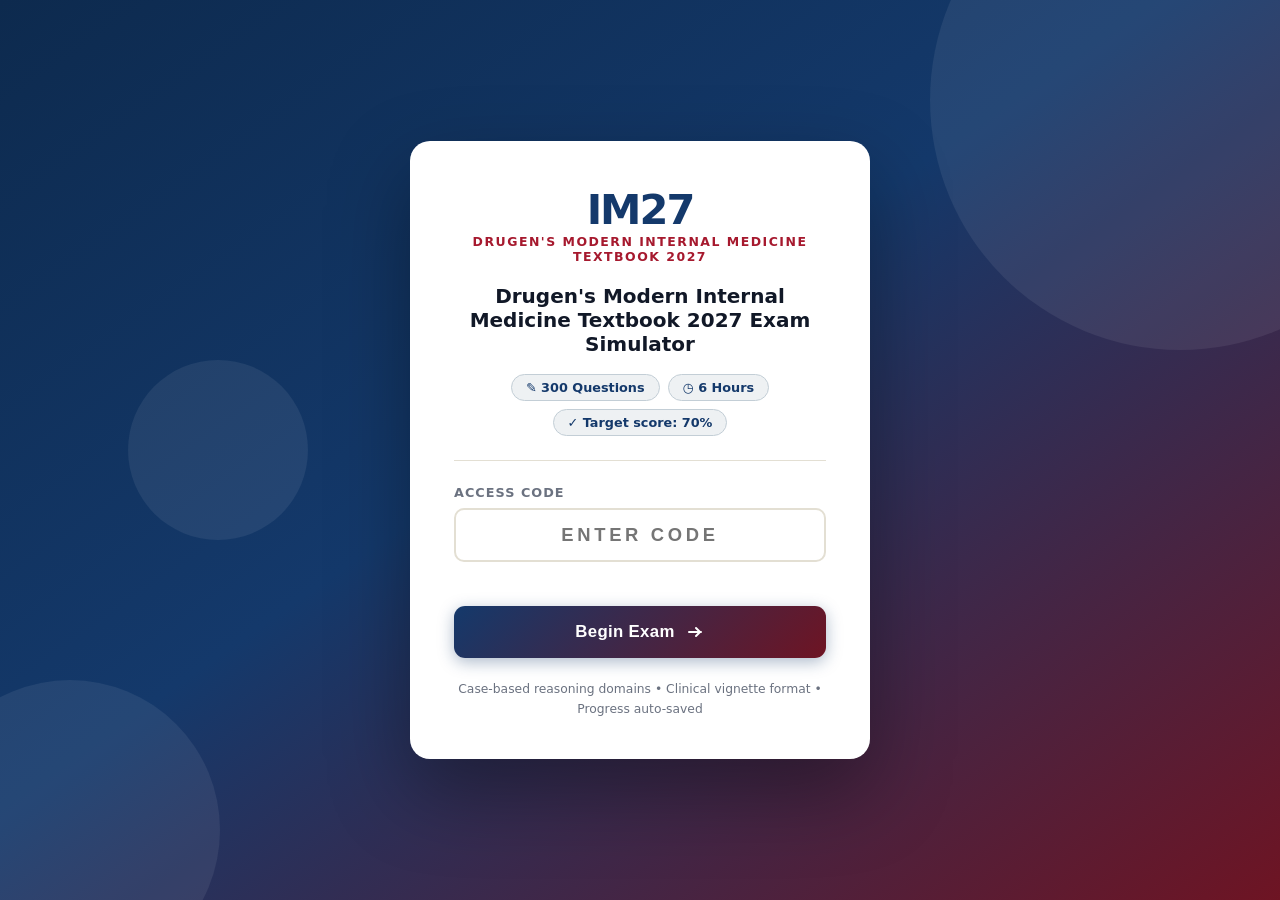
<file: index.html>
<!DOCTYPE html>
<html lang="en">
<head>
  <meta charset="UTF-8" />
  <meta name="viewport" content="width=device-width, initial-scale=1.0" />
  <title>Drugen's Modern Internal Medicine Textbook 2027 - Exam Simulator</title>
  <link rel="stylesheet" href="style.css?v=1" />
</head>
<body>

<!-- ── Access Gate ──────────────────────────────────────────────────────── -->
<div id="access-gate">
  <div class="gate-bg-shapes">
    <div class="shape shape-1"></div>
    <div class="shape shape-2"></div>
    <div class="shape shape-3"></div>
  </div>
  <div class="gate-card">
    <div class="gate-logo">
      <div class="logo-badge">IM27</div>
      <div class="logo-sub">Drugen's Modern Internal Medicine Textbook 2027</div>
    </div>

    <div class="gate-title">Drugen's Modern Internal Medicine Textbook 2027 Exam Simulator</div>
    <div class="gate-meta-row">
      <div class="gate-chip">&#9998; 300 Questions</div>
      <div class="gate-chip">&#9719; 6 Hours</div>
      <div class="gate-chip">&#10003; Target score: 70%</div>
    </div>

    <div class="gate-divider"></div>

    <label for="access-code-input">Access Code</label>
    <div class="input-wrap">
      <input
        type="text"
        id="access-code-input"
        placeholder="Enter code"
        maxlength="20"
        autocomplete="off"
        spellcheck="false"
      />
    </div>
    <div class="error-msg" id="gate-error"></div>
    <button class="btn-start" id="gate-submit">
      <span>Begin Exam</span>
      <svg width="20" height="20" viewBox="0 0 20 20" fill="none"><path d="M4 10h12M11 6l4 4-4 4" stroke="currentColor" stroke-width="2" stroke-linecap="round" stroke-linejoin="round"/></svg>
    </button>

    <div class="gate-footer">
      Case-based reasoning domains &bull; Clinical vignette format &bull; Progress auto-saved
    </div>
  </div>
</div>

<!-- ── Exam App ─────────────────────────────────────────────────────────── -->
<div id="exam-app">

  <!-- Header -->
  <header class="exam-header">
    <div class="brand">
      <span class="brand-ne">Drugen's Modern Internal Medicine Textbook 2027</span>
      <span class="brand-label">Simulator</span>
    </div>

    <div class="header-center">
      <div class="progress-info">
        <span id="progress-text">0 of 300 answered</span>
      </div>
    </div>

    <div class="timer-block" id="timer-block">
      <div class="timer-icon">&#9716;</div>
      <div>
        <div class="timer-label">Time Left</div>
        <div class="timer-value" id="timer-value">06:00:00</div>
      </div>
    </div>

    <button class="btn-submit-header" id="btn-submit-header">&#10003; Submit</button>

    <button class="btn-map-toggle" id="btn-map-toggle" title="Question Map">
      <svg width="18" height="18" viewBox="0 0 18 18" fill="none"><rect x="1" y="1" width="4" height="4" rx="1" fill="currentColor"/><rect x="7" y="1" width="4" height="4" rx="1" fill="currentColor"/><rect x="13" y="1" width="4" height="4" rx="1" fill="currentColor"/><rect x="1" y="7" width="4" height="4" rx="1" fill="currentColor"/><rect x="7" y="7" width="4" height="4" rx="1" fill="currentColor"/><rect x="13" y="7" width="4" height="4" rx="1" fill="currentColor"/><rect x="1" y="13" width="4" height="4" rx="1" fill="currentColor"/><rect x="7" y="13" width="4" height="4" rx="1" fill="currentColor"/><rect x="13" y="13" width="4" height="4" rx="1" fill="currentColor"/></svg>
      Map
    </button>
  </header>

  <!-- Mobile Question Map Overlay -->
  <div id="mobile-map-overlay">
    <div id="mobile-map-panel">
      <div class="mobile-map-header">
        <span>Question Navigator</span>
        <button id="mobile-map-close">&#10005;</button>
      </div>
      <div class="legend-row" style="padding:0 16px 10px;">
        <div class="legend-item"><div class="legend-dot answered-d"></div> Answered</div>
        <div class="legend-item"><div class="legend-dot flagged-d"></div> Flagged</div>
        <div class="legend-item"><div class="legend-dot current-d"></div> Current</div>
        <div class="legend-item"><div class="legend-dot unanswered-d"></div> Unanswered</div>
      </div>
      <div class="q-grid" id="q-grid-mobile"></div>
      <button class="btn-submit-mobile" id="btn-submit-mobile">&#10003; Submit Exam</button>
    </div>
  </div>

  <!-- Progress bar -->
  <div class="progress-bar-wrap">
    <div class="progress-bar-fill" id="progress-fill" style="width:0%"></div>
  </div>

  <!-- Body -->
  <div class="exam-body">

    <!-- Question Card -->
    <div class="question-card">
      <div class="q-meta">
        <div class="q-num" id="q-num-label">Question 1 of 300</div>
        <div class="q-meta-right">
          <span class="domain-badge" id="domain-badge">Domain</span>
          <button class="flag-btn" id="flag-btn" title="Flag for review">
            <svg width="16" height="16" viewBox="0 0 16 16" fill="none"><path d="M3 2v12M3 2h8l-2 4 2 4H3" stroke="currentColor" stroke-width="1.5" stroke-linecap="round" stroke-linejoin="round"/></svg>
            <span id="flag-label">Flag</span>
          </button>
        </div>
      </div>

      <div class="question-text" id="question-text">Loading...</div>

      <ul class="options-list" id="options-list"></ul>

      <div class="explanation-panel" id="explanation-panel"></div>

      <div class="q-nav">
        <button class="btn-nav btn-prev" id="btn-prev">
          <svg width="16" height="16" viewBox="0 0 16 16" fill="none"><path d="M10 3L5 8l5 5" stroke="currentColor" stroke-width="2" stroke-linecap="round" stroke-linejoin="round"/></svg>
          Previous
        </button>
        <button class="btn-nav btn-next" id="btn-next">
          Next
          <svg width="16" height="16" viewBox="0 0 16 16" fill="none"><path d="M6 3l5 5-5 5" stroke="currentColor" stroke-width="2" stroke-linecap="round" stroke-linejoin="round"/></svg>
        </button>
      </div>
    </div>

    <!-- Side Panel -->
    <aside class="side-panel">
      <div class="side-card">
        <h3>Progress</h3>
        <div class="stats-grid">
          <div class="stat-box answered-box">
            <div class="stat-num" id="stat-answered">0</div>
            <div class="stat-label">Answered</div>
          </div>
          <div class="stat-box flagged-box">
            <div class="stat-num" id="stat-flagged">0</div>
            <div class="stat-label">Flagged</div>
          </div>
          <div class="stat-box remaining-box">
            <div class="stat-num" id="stat-remaining">300</div>
            <div class="stat-label">Remaining</div>
          </div>
        </div>
      </div>

      <div class="side-card">
        <h3>Question Navigator</h3>
        <div class="legend-row">
          <div class="legend-item"><div class="legend-dot answered-d"></div> Answered</div>
          <div class="legend-item"><div class="legend-dot flagged-d"></div> Flagged</div>
          <div class="legend-item"><div class="legend-dot current-d"></div> Current</div>
          <div class="legend-item"><div class="legend-dot unanswered-d"></div> Unanswered</div>
        </div>
        <div class="q-grid" id="q-grid"></div>
      </div>

      <div class="side-card submit-card">
        <button class="btn-submit-side" id="btn-submit-exam">&#10003; Submit Exam</button>
        <div class="submit-note">All 300 questions must be answered</div>
      </div>

      <div class="side-card tips-card">
        <div class="tips-icon">&#128161;</div>
        <div class="tips-text">
          Flag questions to revisit. Navigate freely, your progress saves automatically.
        </div>
      </div>
    </aside>
  </div>
</div>

<!-- ── Submit Modal ──────────────────────────────────────────────────── -->
<div id="submit-modal-overlay">
  <div id="submit-modal">
    <div class="sm-icon" id="sm-icon"></div>
    <div class="sm-title" id="sm-title"></div>
    <div class="sm-body"  id="sm-body"></div>
    <div class="sm-actions" id="sm-actions"></div>
  </div>
</div>

<!-- ── Results Page ──────────────────────────────────────────────────────── -->
<div id="results-page">
  <div class="results-container">

    <div class="results-header">
      <div class="results-logo">IM27</div>
      <h1>Exam Complete</h1>
      <p id="res-timeout-msg" style="display:none;" class="timeout-msg">Time expired. Exam was auto-submitted.</p>
    </div>

    <div class="score-block">
      <div class="score-card score-main" id="res-status-card">
        <div class="sc-icon" id="res-icon">&#9733;</div>
        <div class="sc-value" id="res-status">...</div>
        <div class="sc-sub" id="res-sub">...</div>
      </div>
      <div class="score-card">
        <div class="sc-label">Score</div>
        <div class="sc-value" id="res-score">...</div>
        <div class="sc-sub">Questions correct</div>
      </div>
      <div class="score-card">
        <div class="sc-label">Percentage</div>
        <div class="sc-value" id="res-pct">...</div>
        <div class="sc-sub">Target score: 70%</div>
      </div>
    </div>

    <div class="domain-breakdown">
      <h2>&#9000; Performance by Domain</h2>
      <div id="domain-breakdown-rows"></div>
    </div>

    <div class="results-actions">
      <button class="btn-results secondary" id="btn-print">&#128438; Print Results</button>
      <button class="btn-results primary" id="btn-reset">&#8635; New Exam</button>
    </div>

    <div class="review-controls">
      <h2>Answer Review</h2>
      <div class="review-filter">
        <button class="filter-btn active" data-filter="all">All 300</button>
        <button class="filter-btn" data-filter="wrong">Wrong Only</button>
        <button class="filter-btn" data-filter="correct">Correct Only</button>
      </div>
    </div>
    <div id="review-list"></div>

  </div>
</div>

<script src="questions.js?v=1"></script>
<script src="app.js?v=1"></script>
</body>
</html>
</file>
<file: style.css>
/* Drugen's Modern Internal Medicine Textbook 2027 2026, Exam Simulator Styles */
*, *::before, *::after { box-sizing: border-box; margin: 0; padding: 0; }

:root {
  --crimson:    #14396B;
  --crimson-dk: #0D2A4E;
  --gold:       #A6192E;
  --gold-lt:    #D4894F;
  --teal:       #37607A;
  --green:      #059669;
  --red:        #DC2626;
  --white:      #FFFFFF;
  --bg:         #F6F3EC;
  --card-bg:    #FFFFFF;
  --border:     #E3DFD3;
  --text:       #111827;
  --muted:      #6B7280;
  --correct-bg:     #D1FAE5;
  --correct-border: #059669;
  --wrong-bg:       #FEE2E2;
  --wrong-border:   #DC2626;
  --selected-bg:    #EEF1F3;
  --selected-border:#14396B;
  --radius:     12px;
  --shadow:     0 2px 16px rgba(0,0,0,0.07);
}

body {
  font-family: 'Segoe UI', system-ui, -apple-system, sans-serif;
  background: var(--bg);
  color: var(--text);
  min-height: 100vh;
  font-size: 15px;
}

/* ── Access Gate ──────────────────────────────────────────────────── */
#access-gate {
  display: flex;
  align-items: center;
  justify-content: center;
  min-height: 100vh;
  background: linear-gradient(145deg, #0D2A4E 0%, #14396B 45%, #6E1423 100%);
  position: relative;
  overflow: hidden;
}

.gate-bg-shapes { position: absolute; inset: 0; pointer-events: none; }
.shape {
  position: absolute;
  border-radius: 50%;
  opacity: 0.07;
  background: white;
}
.shape-1 { width: 500px; height: 500px; top: -150px; right: -150px; }
.shape-2 { width: 300px; height: 300px; bottom: -80px; left: -80px; }
.shape-3 { width: 180px; height: 180px; top: 40%; left: 10%; }

.gate-card {
  position: relative;
  background: var(--white);
  border-radius: 20px;
  padding: 48px 44px 40px;
  max-width: 460px;
  width: 90%;
  box-shadow: 0 32px 80px rgba(0,0,0,0.35);
}

.gate-logo { text-align: center; margin-bottom: 20px; }

.logo-badge {
  display: inline-block;
  font-size: 2.6rem;
  font-weight: 900;
  color: var(--crimson);
  letter-spacing: -2px;
  line-height: 1;
}
.logo-badge span { color: var(--gold); }

.logo-sub {
  font-size: 0.78rem;
  font-weight: 600;
  color: var(--gold);
  text-transform: uppercase;
  letter-spacing: 0.12em;
  margin-top: 4px;
}

.gate-title {
  font-size: 1.25rem;
  font-weight: 700;
  color: var(--text);
  text-align: center;
  margin-bottom: 18px;
}

.gate-meta-row {
  display: flex;
  gap: 8px;
  justify-content: center;
  flex-wrap: wrap;
  margin-bottom: 24px;
}

.gate-chip {
  padding: 5px 14px;
  border-radius: 20px;
  background: #EEF1F3;
  color: var(--crimson);
  font-size: 0.8rem;
  font-weight: 700;
  border: 1.5px solid #C3CED6;
}

.gate-divider { height: 1px; background: var(--border); margin-bottom: 24px; }

.gate-card label {
  display: block;
  font-size: 0.8rem;
  font-weight: 700;
  color: var(--muted);
  text-transform: uppercase;
  letter-spacing: 0.08em;
  margin-bottom: 8px;
}

.input-wrap { position: relative; margin-bottom: 6px; }

.input-wrap input {
  width: 100%;
  padding: 14px 20px;
  border: 2px solid var(--border);
  border-radius: 10px;
  font-size: 1.15rem;
  font-weight: 700;
  letter-spacing: 0.2em;
  text-align: center;
  text-transform: uppercase;
  outline: none;
  transition: border-color 0.2s, box-shadow 0.2s;
  color: var(--crimson);
}
.input-wrap input:focus {
  border-color: var(--crimson);
  box-shadow: 0 0 0 3px rgba(20,57,107,0.12);
}

.error-msg {
  color: var(--red);
  font-size: 0.85rem;
  text-align: center;
  min-height: 22px;
  margin-bottom: 4px;
}

.btn-start {
  display: flex;
  align-items: center;
  justify-content: center;
  gap: 10px;
  width: 100%;
  padding: 16px;
  background: linear-gradient(135deg, var(--crimson) 0%, #6E1423 100%);
  color: var(--white);
  border: none;
  border-radius: 11px;
  font-size: 1.05rem;
  font-weight: 800;
  cursor: pointer;
  margin-top: 16px;
  transition: transform 0.15s, box-shadow 0.15s;
  letter-spacing: 0.02em;
  box-shadow: 0 4px 16px rgba(20,57,107,0.35);
}
.btn-start:hover { transform: translateY(-1px); box-shadow: 0 6px 20px rgba(20,57,107,0.45); }
.btn-start:active { transform: scale(0.98); }

.gate-footer {
  margin-top: 22px;
  text-align: center;
  font-size: 0.77rem;
  color: var(--muted);
  line-height: 1.6;
}

/* ── Main Exam Layout ─────────────────────────────────────────── */
#exam-app { display: none; min-height: 100vh; }

.exam-header {
  background: var(--crimson);
  color: var(--white);
  padding: 0 24px;
  height: 58px;
  display: flex;
  align-items: center;
  justify-content: space-between;
  position: sticky;
  top: 0;
  z-index: 100;
  box-shadow: 0 2px 12px rgba(0,0,0,0.25);
}

.brand {
  display: flex;
  align-items: baseline;
  gap: 2px;
  font-weight: 900;
  font-size: 1.25rem;
  letter-spacing: -0.5px;
}
.brand-ne { color: white; }
.brand-dot { color: var(--gold-lt); }
.brand-bc { color: var(--gold-lt); }
.brand-label {
  font-size: 0.72rem;
  font-weight: 600;
  color: rgba(255,255,255,0.55);
  letter-spacing: 0.06em;
  text-transform: uppercase;
  margin-left: 8px;
  align-self: center;
}

.header-center { flex: 1; text-align: center; }
.progress-info { font-size: 0.82rem; font-weight: 600; color: rgba(255,255,255,0.7); }

.timer-block {
  display: flex;
  align-items: center;
  gap: 8px;
  background: rgba(255,255,255,0.1);
  border: 1px solid rgba(255,255,255,0.18);
  border-radius: 9px;
  padding: 6px 14px;
}

.timer-icon { font-size: 1rem; opacity: 0.7; }
.timer-label { font-size: 0.65rem; font-weight: 700; color: rgba(255,255,255,0.6); text-transform: uppercase; letter-spacing: 0.06em; line-height: 1; }
.timer-value { font-size: 1.2rem; font-weight: 900; font-variant-numeric: tabular-nums; line-height: 1.2; }
.timer-value.warning { color: #FCD34D; }
.timer-value.critical { color: #FCA5A5; animation: pulse 1s infinite; }

@keyframes pulse { 0%,100%{ opacity:1; } 50%{ opacity:0.4; } }

.progress-bar-wrap { background: rgba(0,0,0,0.08); height: 5px; }
.progress-bar-fill {
  height: 5px;
  background: linear-gradient(90deg, var(--gold), var(--gold-lt));
  transition: width 0.4s ease;
}

.exam-body {
  display: grid;
  grid-template-columns: 1fr 280px;
  gap: 0;
  max-width: 1160px;
  margin: 0 auto;
  padding: 24px 16px;
  align-items: start;
}

.question-card {
  background: var(--card-bg);
  border-radius: var(--radius);
  padding: 34px 38px;
  box-shadow: var(--shadow);
  margin-right: 20px;
  border: 1px solid var(--border);
}

.q-meta {
  display: flex;
  align-items: center;
  justify-content: space-between;
  margin-bottom: 22px;
}

.q-num {
  font-size: 0.8rem;
  font-weight: 700;
  color: var(--muted);
  text-transform: uppercase;
  letter-spacing: 0.06em;
}

.q-meta-right { display: flex; align-items: center; gap: 10px; }

.domain-badge {
  font-size: 0.72rem;
  font-weight: 800;
  padding: 4px 12px;
  border-radius: 20px;
  color: white;
  text-transform: uppercase;
  letter-spacing: 0.06em;
}

/* Drugen's Modern Internal Medicine Textbook 2027 domain badge colors */
.domain-badge.clinical_reasoning   { background: #22304A; }
.domain-badge.biostatistics        { background: #7B0D1E; }
.domain-badge.prevention           { background: #0E4D57; }
.domain-badge.nutrition            { background: #B5651D; }
.domain-badge.ethics_safety        { background: #5B1E8A; }
.domain-badge.hypertension_lipids  { background: #14396B; }
.domain-badge.ischemic_heart       { background: #2D6A4F; }
.domain-badge.heart_failure        { background: #6B4423; }
.domain-badge.arrhythmia_valve     { background: #8B1A1A; }
.domain-badge.vascular_vte         { background: #4A2545; }
.domain-badge.airway_disease       { background: #0A7E8C; }
.domain-badge.pulmonary            { background: #1F4D3D; }
.domain-badge.critical_care        { background: #263845; }
.domain-badge.kidney               { background: #A6192E; }
.domain-badge.electrolytes         { background: #24445C; }
.domain-badge.gi_luminal           { background: #C47A00; }
.domain-badge.hepatobiliary        { background: #8B5FBF; }
.domain-badge.diabetes             { background: #16202F; }
.domain-badge.endocrine            { background: #22304A; }
.domain-badge.hematology           { background: #7B0D1E; }
.domain-badge.oncology             { background: #0E4D57; }
.domain-badge.infection            { background: #B5651D; }
.domain-badge.hiv_stis             { background: #5B1E8A; }
.domain-badge.rheumatology         { background: #14396B; }
.domain-badge.allergy_derm         { background: #2D6A4F; }
.domain-badge.neurology_acute      { background: #6B4423; }
.domain-badge.neuro_psych          { background: #8B1A1A; }
.domain-badge.geriatrics           { background: #4A2545; }
.domain-badge.womens_health        { background: #0A7E8C; }
.domain-badge.perioperative        { background: #1F4D3D; }
.domain-badge.toxicology           { background: #263845; }
.domain-badge.capstone             { background: #A6192E; }

.flag-btn {
  display: flex;
  align-items: center;
  gap: 5px;
  background: var(--bg);
  border: 1.5px solid var(--border);
  border-radius: 8px;
  font-size: 0.78rem;
  font-weight: 600;
  color: var(--muted);
  padding: 5px 10px;
  cursor: pointer;
  transition: all 0.18s;
}
.flag-btn:hover { border-color: var(--gold); color: #92400E; background: #FFFBEB; }
.flag-btn.flagged { background: #FEF3C7; border-color: #F59E0B; color: #92400E; }

.question-text {
  font-size: 1.04rem;
  font-weight: 600;
  line-height: 1.7;
  color: var(--text);
  margin-bottom: 28px;
}

.options-list { list-style: none; display: flex; flex-direction: column; gap: 10px; }

.option-item {
  display: flex;
  align-items: center;
  gap: 14px;
  padding: 14px 18px;
  border: 2px solid var(--border);
  border-radius: 10px;
  cursor: pointer;
  transition: all 0.15s;
  background: var(--card-bg);
}

.option-item:hover:not(.disabled) {
  border-color: var(--crimson);
  background: #EEF1F3;
  transform: translateX(2px);
}

.option-item.selected { border-color: var(--selected-border); background: var(--selected-bg); }
.option-item.correct  { border-color: var(--correct-border); background: var(--correct-bg); }
.option-item.wrong    { border-color: var(--wrong-border); background: var(--wrong-bg); }
.option-item.disabled { cursor: default; pointer-events: none; transform: none; }

.option-letter {
  flex-shrink: 0;
  width: 30px;
  height: 30px;
  border-radius: 50%;
  border: 2px solid var(--border);
  display: flex;
  align-items: center;
  justify-content: center;
  font-size: 0.82rem;
  font-weight: 800;
  color: var(--muted);
  background: var(--bg);
  transition: all 0.15s;
}

.option-item.selected .option-letter { background: var(--crimson); border-color: var(--crimson); color: white; }
.option-item.correct  .option-letter { background: var(--correct-border); border-color: var(--correct-border); color: white; }
.option-item.wrong    .option-letter { background: var(--red); border-color: var(--red); color: white; }

.option-text { font-size: 0.96rem; line-height: 1.55; }

.option-check { margin-left: auto; flex-shrink: 0; font-size: 1.1rem; display: none; }
.option-item.correct .option-check { display: block; color: var(--correct-border); }
.option-item.wrong   .option-check { display: block; color: var(--red); }

.explanation-panel {
  display: none;
  margin-top: 22px;
  padding: 18px 22px;
  background: linear-gradient(135deg, #F0FDF4 0%, #ECFDF5 100%);
  border: 1.5px solid #6EE7B7;
  border-radius: 10px;
  font-size: 0.93rem;
  line-height: 1.7;
  color: #065F46;
}
.explanation-panel.show { display: block; }
.explanation-panel .exp-label {
  display: flex;
  align-items: center;
  gap: 6px;
  font-weight: 800;
  color: #047857;
  margin-bottom: 6px;
  font-size: 0.85rem;
  text-transform: uppercase;
  letter-spacing: 0.05em;
}

.q-nav {
  display: flex;
  align-items: center;
  justify-content: space-between;
  margin-top: 30px;
  gap: 12px;
}

.btn-nav {
  display: flex;
  align-items: center;
  gap: 6px;
  padding: 10px 22px;
  border-radius: 9px;
  border: 2px solid var(--border);
  background: var(--card-bg);
  color: var(--crimson);
  font-size: 0.9rem;
  font-weight: 700;
  cursor: pointer;
  transition: all 0.15s;
}
.btn-nav:hover { border-color: var(--crimson); background: #EEF1F3; }
.btn-nav:disabled { opacity: 0.3; cursor: default; pointer-events: none; }

.side-panel { position: sticky; top: 74px; }

.side-card {
  background: var(--card-bg);
  border-radius: var(--radius);
  padding: 20px;
  box-shadow: var(--shadow);
  border: 1px solid var(--border);
  margin-bottom: 14px;
}

.side-card h3 {
  font-size: 0.75rem;
  font-weight: 800;
  color: var(--muted);
  text-transform: uppercase;
  letter-spacing: 0.08em;
  margin-bottom: 14px;
}

.stats-grid { display: grid; grid-template-columns: 1fr 1fr 1fr; gap: 8px; }

.stat-box { text-align: center; padding: 10px 6px; border-radius: 8px; border: 1.5px solid transparent; }
.answered-box { background: #ECFDF5; border-color: #A7F3D0; }
.flagged-box  { background: #FFFBEB; border-color: #FDE68A; }
.remaining-box{ background: #EEF1F3; border-color: #C3CED6; }

.stat-num { font-size: 1.4rem; font-weight: 900; line-height: 1; margin-bottom: 2px; }
.answered-box  .stat-num { color: var(--green); }
.flagged-box   .stat-num { color: #D97706; }
.remaining-box .stat-num { color: var(--crimson); }

.stat-label { font-size: 0.67rem; font-weight: 700; color: var(--muted); text-transform: uppercase; letter-spacing: 0.05em; }

.legend-row { display: flex; gap: 12px; flex-wrap: wrap; margin-bottom: 10px; }
.legend-item { display: flex; align-items: center; gap: 5px; font-size: 0.72rem; color: var(--muted); font-weight: 600; }
.legend-dot { width: 10px; height: 10px; border-radius: 2px; flex-shrink: 0; }
.legend-dot.answered-d   { background: var(--gold); }
.legend-dot.flagged-d    { background: #F59E0B; }
.legend-dot.current-d    { border: 2px solid var(--crimson); background: white; }
.legend-dot.unanswered-d { background: var(--bg); border: 1.5px solid var(--border); }

.q-grid { display: grid; grid-template-columns: repeat(10, 1fr); gap: 3px; }

.q-dot {
  width: 22px;
  height: 22px;
  border-radius: 4px;
  border: 1.5px solid var(--border);
  background: var(--bg);
  font-size: 0.55rem;
  font-weight: 700;
  display: flex;
  align-items: center;
  justify-content: center;
  cursor: pointer;
  transition: all 0.1s;
  color: var(--muted);
}
.q-dot:hover { border-color: var(--crimson); color: var(--crimson); }
.q-dot.answered { background: var(--gold); border-color: var(--gold); color: white; }
.q-dot.flagged  { background: #FEF3C7; border-color: #F59E0B; color: #92400E; }
.q-dot.current  { border-color: var(--crimson); outline: 2px solid var(--crimson); outline-offset: 1px; }

.tips-card { display: flex; align-items: flex-start; gap: 10px; background: #FFF8F0; padding: 14px 16px; }
.tips-icon { font-size: 1.2rem; flex-shrink: 0; margin-top: 1px; }
.tips-text { font-size: 0.78rem; color: var(--muted); line-height: 1.6; }

.btn-submit-header {
  padding: 9px 18px;
  border-radius: 8px;
  border: none;
  background: linear-gradient(135deg, var(--gold) 0%, #6E1423 100%);
  color: #FFFFFF;
  font-size: 0.85rem;
  font-weight: 800;
  cursor: pointer;
  transition: all 0.18s;
  box-shadow: 0 2px 10px rgba(166,25,46,0.35);
  letter-spacing: 0.02em;
  white-space: nowrap;
  flex-shrink: 0;
}
.btn-submit-header:hover { transform: translateY(-1px); box-shadow: 0 4px 14px rgba(166,25,46,0.5); }
.btn-submit-header:disabled { opacity: 0.4; cursor: default; transform: none; box-shadow: none; }

.btn-map-toggle {
  display: none;
  align-items: center;
  gap: 5px;
  padding: 7px 12px;
  border-radius: 8px;
  border: 1.5px solid rgba(255,255,255,0.3);
  background: rgba(255,255,255,0.1);
  color: white;
  font-size: 0.8rem;
  font-weight: 700;
  cursor: pointer;
  flex-shrink: 0;
}

#mobile-map-overlay {
  display: none;
  position: fixed;
  inset: 0;
  background: rgba(0,0,0,0.55);
  z-index: 900;
  align-items: flex-end;
  justify-content: center;
}
#mobile-map-overlay.open { display: flex; }

#mobile-map-panel {
  width: 100%;
  max-width: 480px;
  background: #fff;
  border-radius: 18px 18px 0 0;
  padding: 0 0 24px;
  max-height: 80vh;
  overflow-y: auto;
}
.mobile-map-header {
  display: flex;
  justify-content: space-between;
  align-items: center;
  padding: 16px 18px 12px;
  font-weight: 800;
  font-size: 1rem;
  border-bottom: 1px solid var(--border);
  position: sticky;
  top: 0;
  background: #fff;
  z-index: 1;
}
.mobile-map-header button { background: none; border: none; font-size: 1.1rem; cursor: pointer; color: var(--muted); padding: 4px 8px; }
#mobile-map-overlay .q-grid { padding: 12px 16px; }
.btn-submit-mobile {
  display: block;
  width: calc(100% - 32px);
  margin: 8px 16px 0;
  padding: 14px 16px;
  border-radius: 9px;
  border: none;
  background: linear-gradient(135deg, var(--gold) 0%, #6E1423 100%);
  color: #FFFFFF;
  font-size: 0.95rem;
  font-weight: 800;
  cursor: pointer;
  box-shadow: 0 3px 12px rgba(166,25,46,0.35);
}

.submit-card { text-align: center; background: #FFFDF0; border-color: #FDE68A; }

.btn-submit-side {
  width: 100%;
  padding: 13px 16px;
  border-radius: 9px;
  border: none;
  background: linear-gradient(135deg, var(--gold) 0%, #6E1423 100%);
  color: #FFFFFF;
  font-size: 0.95rem;
  font-weight: 800;
  cursor: pointer;
  transition: all 0.18s;
  box-shadow: 0 3px 12px rgba(166,25,46,0.35);
  letter-spacing: 0.02em;
}
.btn-submit-side:hover { transform: translateY(-1px); box-shadow: 0 5px 18px rgba(166,25,46,0.5); }
.btn-submit-side:disabled { opacity: 0.4; cursor: default; transform: none; box-shadow: none; }

.submit-note { font-size: 0.68rem; color: var(--muted); margin-top: 7px; font-weight: 600; text-transform: uppercase; letter-spacing: 0.05em; }

#submit-modal-overlay {
  display: none;
  position: fixed;
  inset: 0;
  background: rgba(0,0,0,0.55);
  z-index: 999;
  align-items: center;
  justify-content: center;
}
#submit-modal-overlay.open { display: flex; }

#submit-modal {
  background: white;
  border-radius: 16px;
  padding: 36px 32px 28px;
  max-width: 480px;
  width: 90%;
  box-shadow: 0 24px 64px rgba(0,0,0,0.3);
  text-align: center;
  max-height: 80vh;
  overflow-y: auto;
}

.sm-icon { font-size: 2.4rem; margin-bottom: 10px; }
.sm-title { font-size: 1.15rem; font-weight: 800; color: var(--crimson); margin-bottom: 14px; }
.sm-body { font-size: 0.93rem; color: var(--text); line-height: 1.65; margin-bottom: 20px; }
.sm-body p { margin-bottom: 12px; }

.sm-q-list {
  display: flex;
  flex-wrap: wrap;
  gap: 6px;
  justify-content: center;
  margin-top: 10px;
  max-height: 180px;
  overflow-y: auto;
  padding: 4px;
}

.sm-q-btn {
  padding: 5px 10px;
  border-radius: 6px;
  border: 1.5px solid #FECACA;
  background: #FEE2E2;
  color: #991B1B;
  font-size: 0.78rem;
  font-weight: 800;
  cursor: pointer;
  transition: all 0.12s;
}
.sm-q-btn:hover { background: #FCA5A5; border-color: var(--red); }

.sm-actions { display: flex; gap: 10px; justify-content: center; flex-wrap: wrap; }

.sm-btn-close, .sm-btn-cancel {
  padding: 11px 24px;
  border-radius: 9px;
  border: 2px solid var(--border);
  background: white;
  color: var(--muted);
  font-size: 0.9rem;
  font-weight: 700;
  cursor: pointer;
  transition: all 0.15s;
}
.sm-btn-close { color: var(--crimson); }
.sm-btn-close:hover { background: #EEF1F3; border-color: var(--crimson); }
.sm-btn-cancel:hover { background: #F3F4F6; }

.sm-btn-submit {
  padding: 11px 24px;
  border-radius: 9px;
  border: none;
  background: linear-gradient(135deg, var(--crimson) 0%, #6E1423 100%);
  color: white;
  font-size: 0.9rem;
  font-weight: 800;
  cursor: pointer;
  box-shadow: 0 3px 12px rgba(20,57,107,0.3);
  transition: all 0.15s;
}
.sm-btn-submit:hover { transform: translateY(-1px); box-shadow: 0 5px 16px rgba(20,57,107,0.45); }

/* ── Results Page ─────────────────────────────────────────── */
#results-page { display: none; min-height: 100vh; padding: 40px 20px 60px; background: var(--bg); }
.results-container { max-width: 920px; margin: 0 auto; }

.results-header { text-align: center; margin-bottom: 36px; }

.results-logo {
  display: inline-block;
  font-size: 2rem;
  font-weight: 900;
  color: var(--crimson);
  letter-spacing: -1px;
  margin-bottom: 6px;
}
.results-logo span { color: var(--gold); }

.results-header h1 { font-size: 2.2rem; font-weight: 900; color: var(--crimson); margin-bottom: 6px; }
.timeout-msg { color: var(--red); font-weight: 600; font-size: 0.95rem; margin-top: 6px; }

.score-block { display: grid; grid-template-columns: 1.4fr 1fr 1fr; gap: 14px; margin-bottom: 28px; }

.score-card {
  background: white;
  border-radius: 14px;
  padding: 24px 20px;
  text-align: center;
  box-shadow: var(--shadow);
  border: 1px solid var(--border);
}
.score-card .sc-label { font-size: 0.75rem; font-weight: 800; color: var(--muted); text-transform: uppercase; letter-spacing: 0.08em; margin-bottom: 10px; }
.score-card .sc-value { font-size: 2.4rem; font-weight: 900; color: var(--crimson); line-height: 1.1; }
.score-card .sc-sub { font-size: 0.82rem; color: var(--muted); margin-top: 6px; }
.score-card .sc-icon { font-size: 2.2rem; margin-bottom: 6px; }

.score-card.pass .sc-value { color: var(--green); }
.score-card.pass { border-color: #A7F3D0; background: #F0FDF4; }
.score-card.fail .sc-value { color: var(--red); }
.score-card.fail { border-color: #FECACA; background: #FEF2F2; }
.score-main .sc-value { font-size: 1.8rem; }

.domain-breakdown {
  background: white;
  border-radius: 14px;
  padding: 26px 24px;
  box-shadow: var(--shadow);
  border: 1px solid var(--border);
  margin-bottom: 24px;
}
.domain-breakdown h2 { font-size: 1rem; font-weight: 800; color: var(--crimson); margin-bottom: 20px; }

.domain-row { display: flex; align-items: center; gap: 14px; margin-bottom: 16px; }
.domain-row .dr-label { width: 210px; font-size: 0.87rem; font-weight: 700; flex-shrink: 0; }
.domain-row .dr-bar-wrap { flex: 1; background: var(--bg); border-radius: 6px; height: 14px; overflow: hidden; }
.domain-row .dr-bar { height: 14px; border-radius: 6px; transition: width 1s ease; }
.domain-row .dr-stat { width: 60px; text-align: right; font-size: 0.85rem; font-weight: 800; color: var(--text); }
.domain-row .dr-pct { width: 46px; text-align: right; font-size: 0.8rem; color: var(--muted); font-weight: 600; }

.results-actions { display: flex; gap: 12px; justify-content: center; margin: 28px 0 20px; flex-wrap: wrap; }
.btn-results { padding: 13px 30px; border-radius: 10px; font-size: 0.95rem; font-weight: 800; cursor: pointer; transition: all 0.15s; }
.btn-results.primary { background: var(--crimson); color: white; border: none; box-shadow: 0 3px 12px rgba(20,57,107,0.3); }
.btn-results.primary:hover { background: var(--crimson-dk); transform: translateY(-1px); }
.btn-results.secondary { background: white; color: var(--crimson); border: 2px solid var(--crimson); }
.btn-results.secondary:hover { background: #EEF1F3; }

.review-controls { display: flex; align-items: center; justify-content: space-between; flex-wrap: wrap; gap: 12px; margin-bottom: 16px; }
.review-controls h2 { font-size: 1.05rem; font-weight: 800; color: var(--crimson); }

.review-filter { display: flex; gap: 6px; }
.filter-btn {
  padding: 6px 14px;
  border-radius: 20px;
  border: 1.5px solid var(--border);
  background: white;
  color: var(--muted);
  font-size: 0.8rem;
  font-weight: 700;
  cursor: pointer;
  transition: all 0.15s;
}
.filter-btn:hover { border-color: var(--crimson); color: var(--crimson); }
.filter-btn.active { background: var(--crimson); color: white; border-color: var(--crimson); }

.review-item {
  background: white;
  border-radius: 12px;
  padding: 20px 24px;
  margin-bottom: 12px;
  border: 1px solid var(--border);
  border-left-width: 4px;
  box-shadow: 0 1px 6px rgba(0,0,0,0.04);
}
.review-item.correct-item { border-left-color: var(--correct-border); }
.review-item.wrong-item   { border-left-color: var(--red); }

.review-item .ri-header { display: flex; align-items: center; justify-content: space-between; margin-bottom: 10px; }
.review-item .ri-num { font-size: 0.75rem; font-weight: 700; color: var(--muted); text-transform: uppercase; letter-spacing: 0.05em; }
.review-item .ri-badge { font-size: 0.72rem; font-weight: 800; padding: 3px 10px; border-radius: 20px; }
.ri-badge.correct-badge { background: #D1FAE5; color: #065F46; }
.ri-badge.wrong-badge   { background: #FEE2E2; color: #991B1B; }
.ri-badge.skip-badge    { background: #F3F4F6; color: var(--muted); }

.review-item .ri-q { font-size: 0.93rem; font-weight: 600; margin-bottom: 12px; line-height: 1.6; color: var(--text); }
.review-item .ri-answers { font-size: 0.87rem; margin-bottom: 10px; line-height: 1.6; }
.review-item .ri-correct-ans { color: var(--correct-border); font-weight: 700; }
.review-item .ri-wrong-ans   { color: var(--red); font-weight: 700; }
.review-item .ri-exp { font-size: 0.87rem; color: #374151; line-height: 1.65; border-top: 1px solid var(--border); padding-top: 12px; margin-top: 8px; }
.review-item .ri-exp-label { font-size: 0.72rem; font-weight: 800; color: var(--muted); text-transform: uppercase; letter-spacing: 0.06em; margin-bottom: 4px; }

@media print {
  .exam-header, .side-panel, .q-nav, .flag-btn, .results-actions, .review-filter { display: none !important; }
  .exam-body { grid-template-columns: 1fr; }
  .question-card { margin-right: 0; box-shadow: none; border: none; }
  #results-page { padding: 0; }
}

@media (max-width: 900px) {
  .exam-body { grid-template-columns: 1fr; padding: 16px 12px; }
  .side-panel > .side-card:not(.submit-card) { display: none; }
  .side-panel { position: static; }
  .question-card { margin-right: 0; }
  .score-block { grid-template-columns: 1fr 1fr 1fr; }
  .btn-submit-header { display: none; }
  .btn-map-toggle { display: flex; }
}

@media (max-width: 640px) {
  .gate-card { padding: 32px 22px 28px; }
  .logo-badge { font-size: 2.1rem; }
  .gate-title { font-size: 1.1rem; }
  .gate-chip { font-size: 0.73rem; padding: 4px 10px; }
  .exam-header { padding: 0 14px; height: 52px; }
  .brand { font-size: 1.05rem; }
  .brand-label { display: none; }
  .progress-info { font-size: 0.72rem; }
  .timer-block { padding: 5px 10px; gap: 5px; }
  .timer-value { font-size: 1rem; }
  .timer-icon { display: none; }
  .timer-label { font-size: 0.58rem; }
  .exam-body { padding: 12px 10px; }
  .question-card { padding: 18px 16px; border-radius: 10px; }
  .q-meta { margin-bottom: 16px; flex-wrap: wrap; gap: 8px; }
  .question-text { font-size: 0.97rem; line-height: 1.65; margin-bottom: 20px; }
  .options-list { gap: 8px; }
  .option-item { padding: 14px 14px; gap: 12px; border-radius: 9px; }
  .option-item:hover:not(.disabled) { transform: none; }
  .option-letter { width: 28px; height: 28px; font-size: 0.78rem; }
  .option-text { font-size: 0.92rem; line-height: 1.5; }
  .q-nav { margin-top: 22px; gap: 8px; }
  .btn-nav { padding: 10px 16px; font-size: 0.85rem; }
  .results-header h1 { font-size: 1.7rem; }
  .score-block { grid-template-columns: 1fr; gap: 10px; }
  .score-card { padding: 18px 16px; }
  .domain-breakdown { padding: 18px 16px; }
  .domain-row { gap: 8px; flex-wrap: wrap; }
  .domain-row .dr-label { width: 100%; font-size: 0.82rem; margin-bottom: -6px; }
  .review-controls { flex-direction: column; align-items: flex-start; gap: 8px; }
  .review-item { padding: 16px; }
  .explanation-panel { padding: 14px 16px; font-size: 0.88rem; }
  #submit-modal { padding: 28px 20px 22px; }
  .sm-title { font-size: 1rem; }
}
</file>
